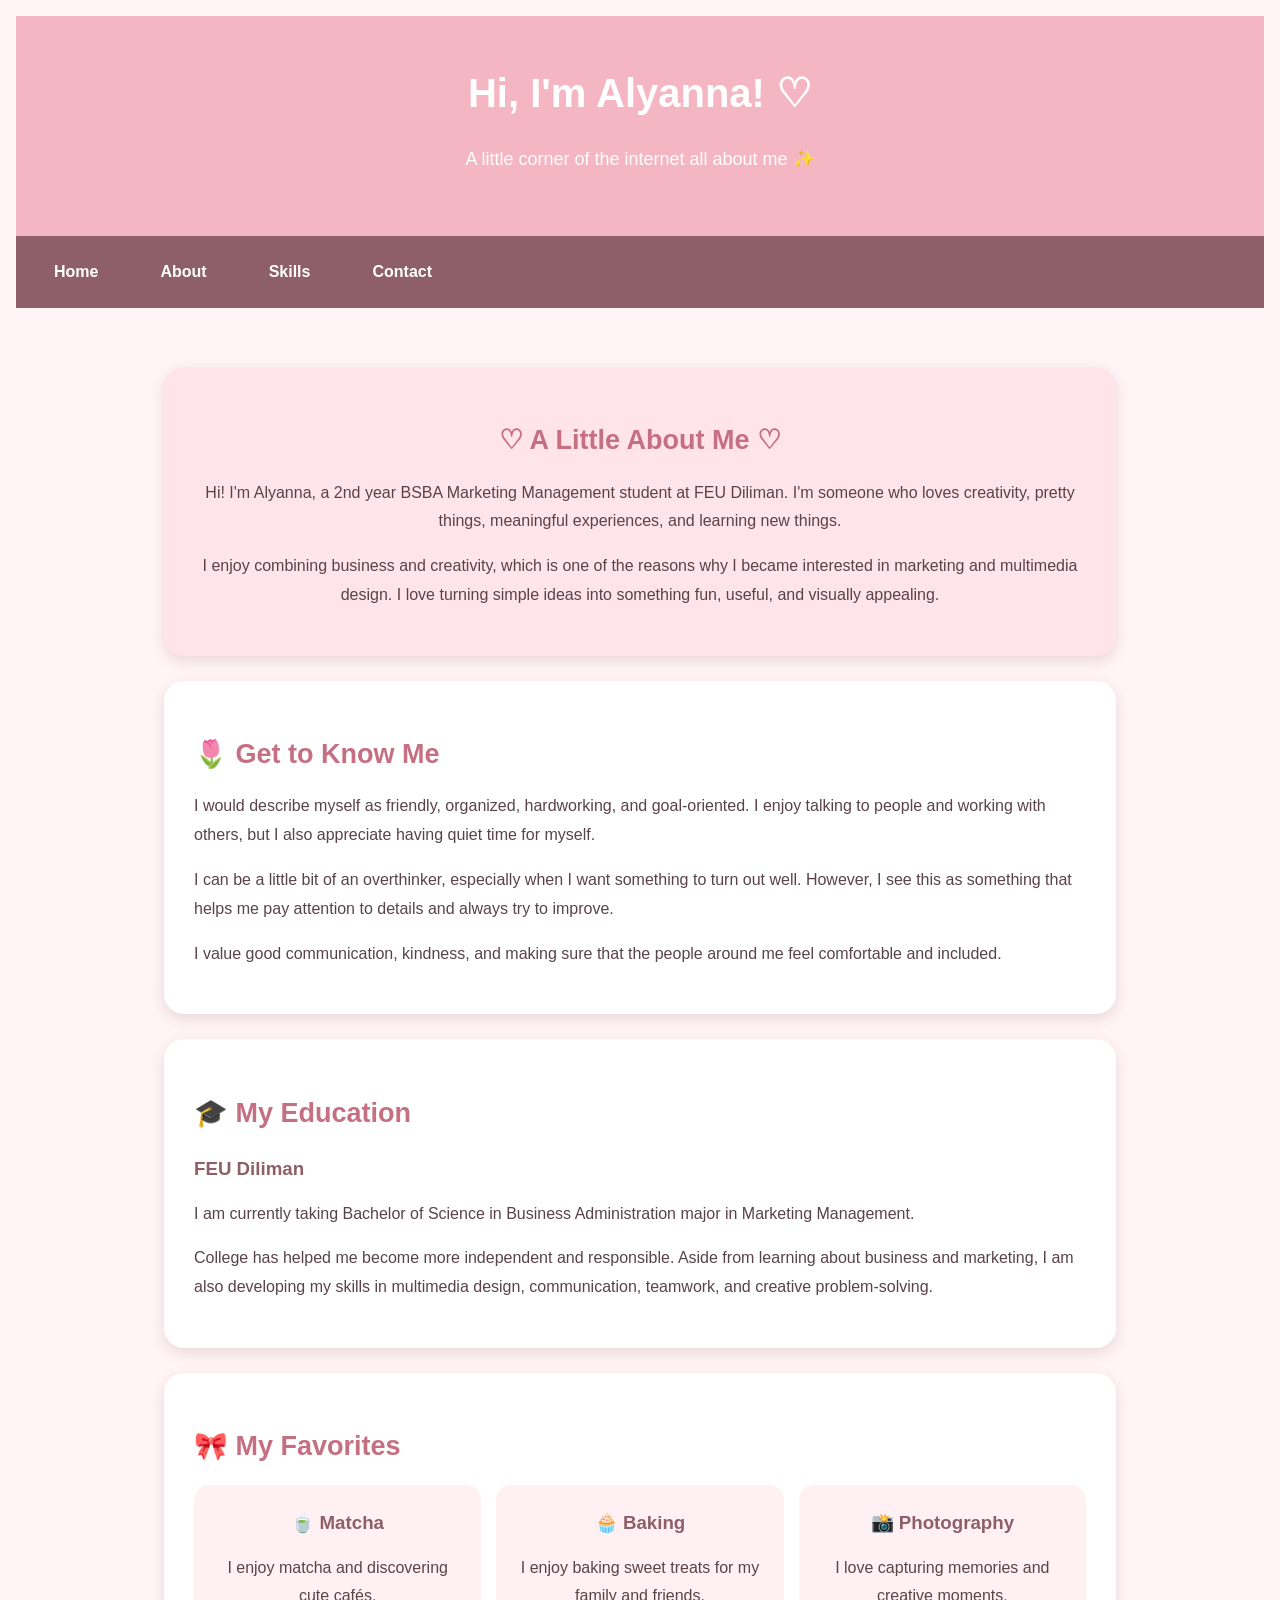
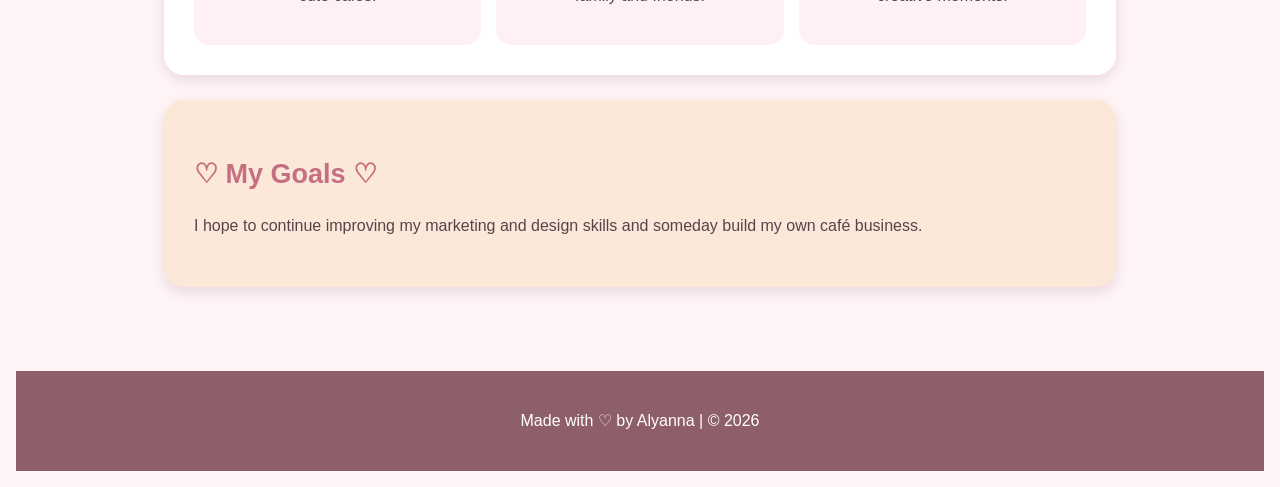
<file: about.html>
<!DOCTYPE html>
<html lang="en">
<head>
    <meta charset="UTF-8">
    <meta name="viewport" content="width=device-width, initial-scale=1.0">
    <title>About Alyanna ♡</title>
  <link rel="stylesheet" href="css/style.css">
  

    <style>
        body {
            margin: 0;
            font-family: Arial, sans-serif;
            background-color: #fff5f7;
            color: #59434a;
        }

        header {
            background-color: #f4b6c2;
            text-align: center;
            padding: 45px 20px;
            color: white;
        }

        header h1 {
            font-size: 40px;
            margin: 0;
        }

        header p {
            font-size: 18px;
        }

        nav {
            background-color: #8e5f68;
            text-align: center;
            padding: 15px;
        }

        nav a {
            color: white;
            text-decoration: none;
            margin: 0 15px;
            font-weight: bold;
        }

        nav a:hover {
            color: #ffdce4;
        }

        main {
            width: 85%;
            max-width: 1000px;
            margin: 35px auto;
        }

        section {
            background-color: white;
            padding: 30px;
            margin-bottom: 25px;
            border-radius: 20px;
            box-shadow: 0 5px 15px #ead6da;
        }

        h2 {
            color: #c66f82;
            font-size: 27px;
        }

        h3 {
            color: #8e5f68;
        }

        p {
            line-height: 1.8;
        }

        .intro {
            text-align: center;
            background-color: #ffe4ea;
        }

        .favorites {
            display: flex;
            flex-wrap: wrap;
            gap: 15px;
        }

        .favorite-box {
            background-color: #fff0f3;
            padding: 18px;
            border-radius: 15px;
            flex: 1;
            min-width: 180px;
            text-align: center;
        }

        .favorite-box h3 {
            margin-top: 5px;
        }

        .goal {
            background-color: #fce8d8;
        }

        footer {
            background-color: #8e5f68;
            color: white;
            text-align: center;
            padding: 20px;
        }
    </style>
</head>

<body>

    <header>
        <h1>Hi, I'm Alyanna! ♡</h1>
        <p>A little corner of the internet all about me ✨</p>
    </header>

    <nav>
        <a href="index.html">Home</a>
        <a href="about.html">About</a>
        <a href="skills.html">Skills</a>
        <a href="contact.html">Contact</a>
    </nav>

    <main>

        <section class="intro">
            <h2>♡ A Little About Me ♡</h2>

            <p>
                Hi! I'm Alyanna, a 2nd year BSBA Marketing Management student
                at FEU Diliman. I'm someone who loves creativity, pretty things,
                meaningful experiences, and learning new things.
            </p>

            <p>
                I enjoy combining business and creativity, which is one of the
                reasons why I became interested in marketing and multimedia design.
                I love turning simple ideas into something fun, useful, and
                visually appealing.
            </p>
        </section>

        <section>
            <h2>🌷 Get to Know Me</h2>

            <p>
                I would describe myself as friendly, organized, hardworking,
                and goal-oriented. I enjoy talking to people and working with
                others, but I also appreciate having quiet time for myself.
            </p>

            <p>
                I can be a little bit of an overthinker, especially when I want
                something to turn out well. However, I see this as something
                that helps me pay attention to details and always try to improve.
            </p>

            <p>
                I value good communication, kindness, and making sure that the
                people around me feel comfortable and included.
            </p>
        </section>

        <section>
            <h2>🎓 My Education</h2>

            <h3>FEU Diliman</h3>

            <p>
                I am currently taking Bachelor of Science in Business
                Administration major in Marketing Management.
            </p>

            <p>
                College has helped me become more independent and responsible.
                Aside from learning about business and marketing, I am also
                developing my skills in multimedia design, communication,
                teamwork, and creative problem-solving.
            </p>
        </section>

        <section>
            <h2>🎀 My Favorites</h2>

            <div class="favorites">

                <div class="favorite-box">
                    <h3>🍵 Matcha</h3>
                    
                    <p>I enjoy matcha and discovering cute cafés.</p>
                </div>

                <div class="favorite-box">
                    <h3>🧁 Baking</h3>
                    <p>I enjoy baking sweet treats for my family and friends.</p>
                </div>

                <div class="favorite-box">
                    <h3>📸 Photography</h3>
                    <p>I love capturing memories and creative moments.</p>
                </div>

            </div>
        </section>

        <section class="goal">
            <h2>♡ My Goals ♡</h2>
            <p>
                I hope to continue improving my marketing and design skills
                and someday build my own café business.
            </p>
        </section>

    </main>

    <footer>
        <p>Made with ♡ by Alyanna | © 2026</p>
    </footer>

</body>
</html>
</file>
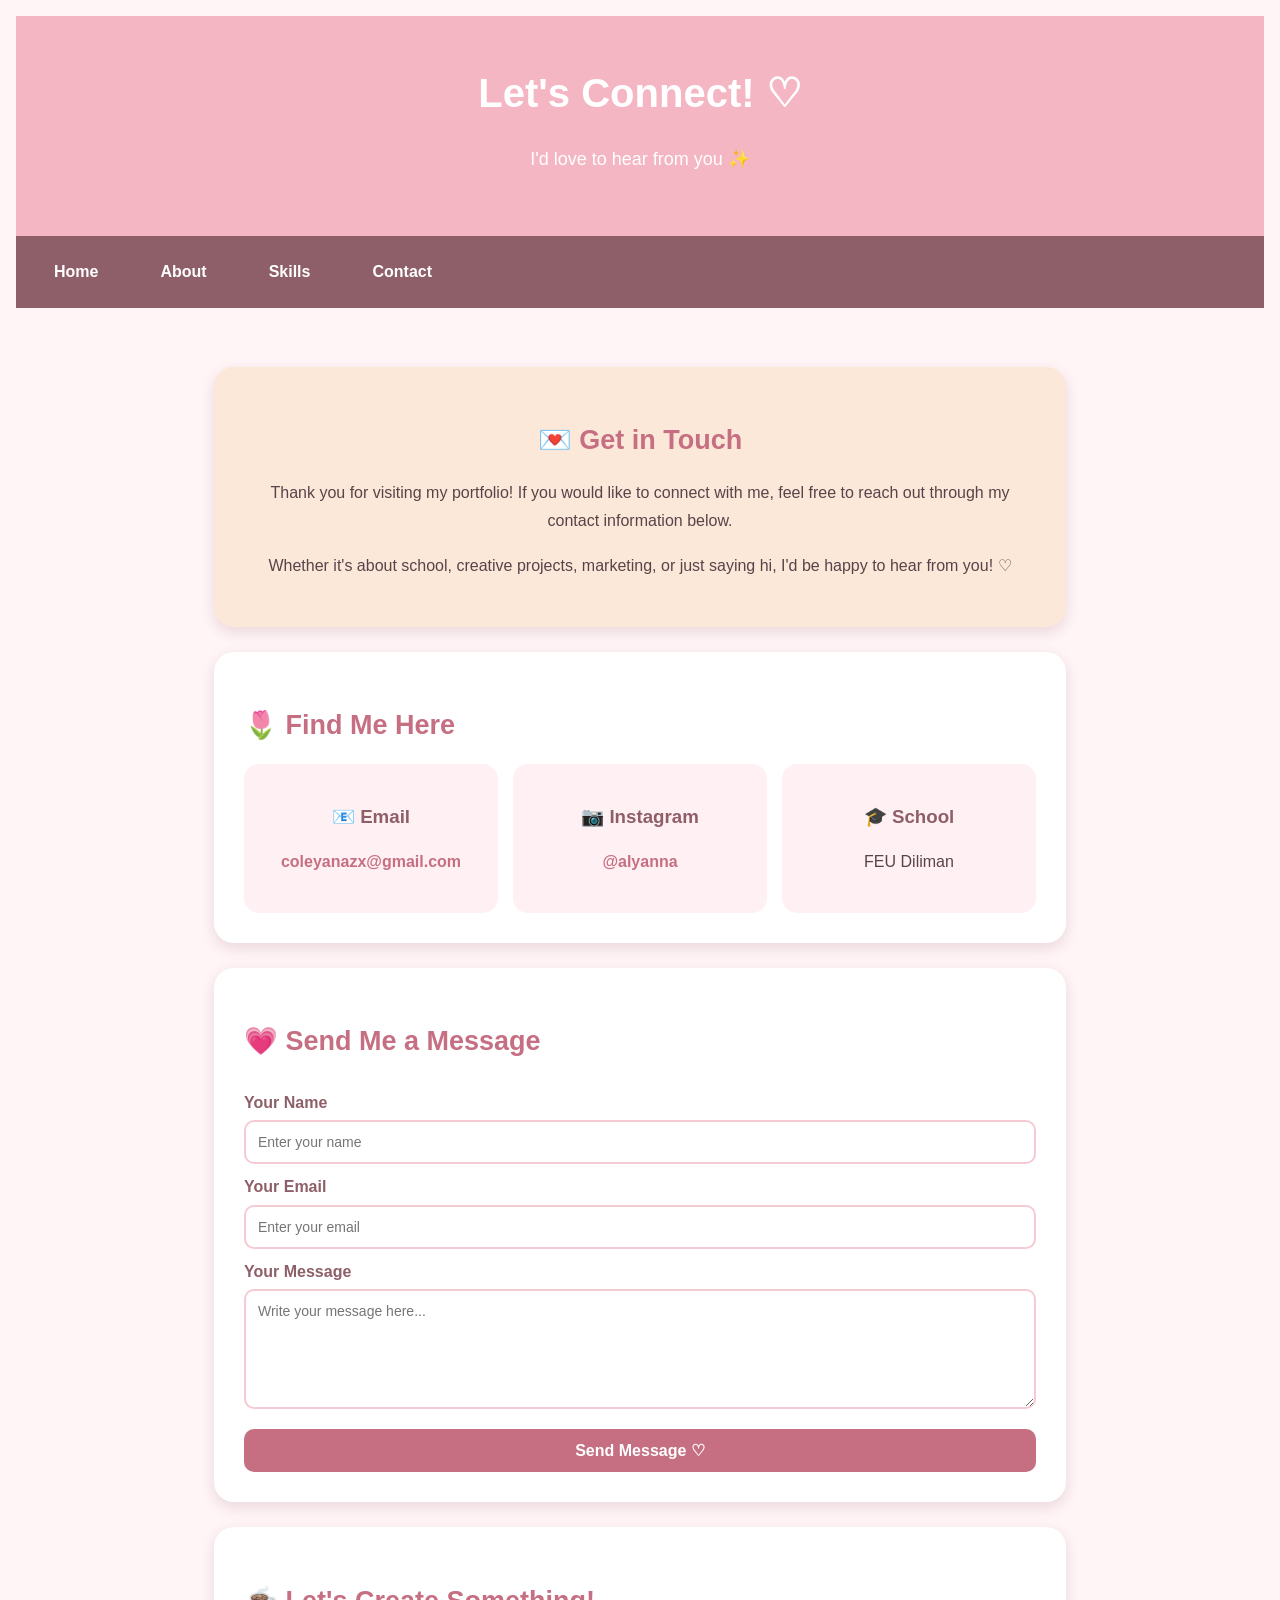
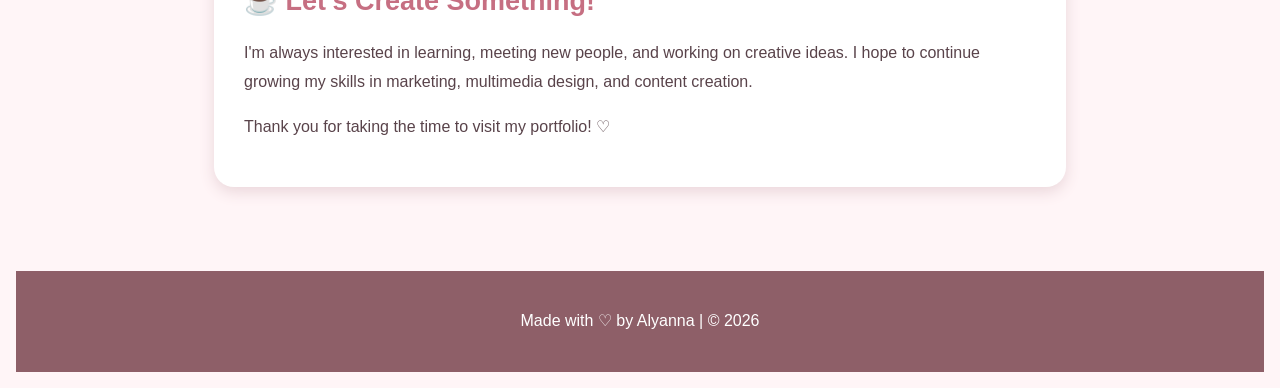
<file: contact.html>
<!DOCTYPE html>
<html lang="en">
<head>
    <meta charset="UTF-8">
    <meta name="viewport" content="width=device-width, initial-scale=1.0">
    <title>Contact Alyanna ♡</title>
  <link rel="stylesheet" href="css/style.css">

    <style>
        body {
            margin: 0;
            font-family: Arial, sans-serif;
            background-color: #fff5f7;
            color: #59434a;
        }

        header {
            background-color: #f4b6c2;
            text-align: center;
            padding: 45px 20px;
            color: white;
        }

        header h1 {
            font-size: 40px;
            margin: 0;
        }

        header p {
            font-size: 18px;
        }

        nav {
            background-color: #8e5f68;
            text-align: center;
            padding: 15px;
        }

        nav a {
            color: white;
            text-decoration: none;
            margin: 0 15px;
            font-weight: bold;
        }

        nav a:hover {
            color: #ffdce4;
        }

        main {
            width: 85%;
            max-width: 900px;
            margin: 35px auto;
        }

        section {
            background-color: white;
            padding: 30px;
            margin-bottom: 25px;
            border-radius: 20px;
            box-shadow: 0 5px 15px #ead6da;
        }

        h2 {
            color: #c66f82;
            font-size: 27px;
        }

        h3 {
            color: #8e5f68;
        }

        p {
            line-height: 1.8;
        }

        .contact-info {
            display: flex;
            flex-wrap: wrap;
            gap: 15px;
        }

        .contact-box {
            background-color: #fff0f3;
            padding: 20px;
            border-radius: 15px;
            flex: 1;
            min-width: 200px;
            text-align: center;
        }

        .contact-box a {
            color: #c66f82;
            text-decoration: none;
            font-weight: bold;
        }

        form {
            display: flex;
            flex-direction: column;
        }

        label {
            margin-top: 10px;
            margin-bottom: 5px;
            font-weight: bold;
            color: #8e5f68;
        }

        input,
        textarea {
            padding: 12px;
            border: 2px solid #f4cbd2;
            border-radius: 10px;
            font-family: Arial, sans-serif;
            font-size: 14px;
        }

        textarea {
            height: 120px;
            resize: vertical;
        }

        button {
            margin-top: 20px;
            padding: 12px;
            border: none;
            border-radius: 10px;
            background-color: #c66f82;
            color: white;
            font-size: 16px;
            font-weight: bold;
            cursor: pointer;
        }

        button:hover {
            background-color: #8e5f68;
        }

        .message {
            background-color: #fce8d8;
            text-align: center;
        }

        footer {
            background-color: #8e5f68;
            color: white;
            text-align: center;
            padding: 20px;
        }
    </style>
</head>

<body>

    <header>
        <h1>Let's Connect! ♡</h1>
        <p>I'd love to hear from you ✨</p>
    </header>

    <nav>
        <a href="index.html">Home</a>
        <a href="about.html">About</a>
        <a href="skills.html">Skills</a>
        <a href="contact.html">Contact</a>
    </nav>

    <main>

        <section class="message">
            <h2>💌 Get in Touch</h2>

            <p>
                Thank you for visiting my portfolio! If you would like to
                connect with me, feel free to reach out through my contact
                information below.
            </p>

            <p>
                Whether it's about school, creative projects, marketing,
                or just saying hi, I'd be happy to hear from you! ♡
            </p>
        </section>

        <section>
            <h2>🌷 Find Me Here</h2>

            <div class="contact-info">

                <div class="contact-box">
                    <h3>📧 Email</h3>
                    <p>
                        <a href="mailto:ramosalyannamarie13@gmail.com">
                            coleyanazx@gmail.com
                        </a>
                    </p>
                </div>

                <div class="contact-box">
                    <h3>📷 Instagram</h3>
                    <p>
                        <a href="#">
                            @alyanna
                        </a>
                    </p>
                </div>

                <div class="contact-box">
                    <h3>🎓 School</h3>
                    <p>
                        FEU Diliman
                    </p>
                </div>

            </div>
        </section>

        <section>
            <h2>💗 Send Me a Message</h2>

            <form>

                <label for="name">Your Name</label>
                <input type="text" id="name" name="name"
                       placeholder="Enter your name">

                <label for="email">Your Email</label>
                <input type="email" id="email" name="email"
                       placeholder="Enter your email">

                <label for="message">Your Message</label>
                <textarea id="message" name="message"
                          placeholder="Write your message here..."></textarea>

                <button type="submit">Send Message ♡</button>

            </form>
        </section>

        <section>
            <h2>☕ Let's Create Something!</h2>

            <p>
                I'm always interested in learning, meeting new people,
                and working on creative ideas. I hope to continue growing
                my skills in marketing, multimedia design, and content
                creation.
            </p>

            <p>
                Thank you for taking the time to visit my portfolio! ♡
            </p>
        </section>

    </main>

    <footer>
        <p>Made with ♡ by Alyanna | © 2026</p>
    </footer>

</body>
</html>
</file>
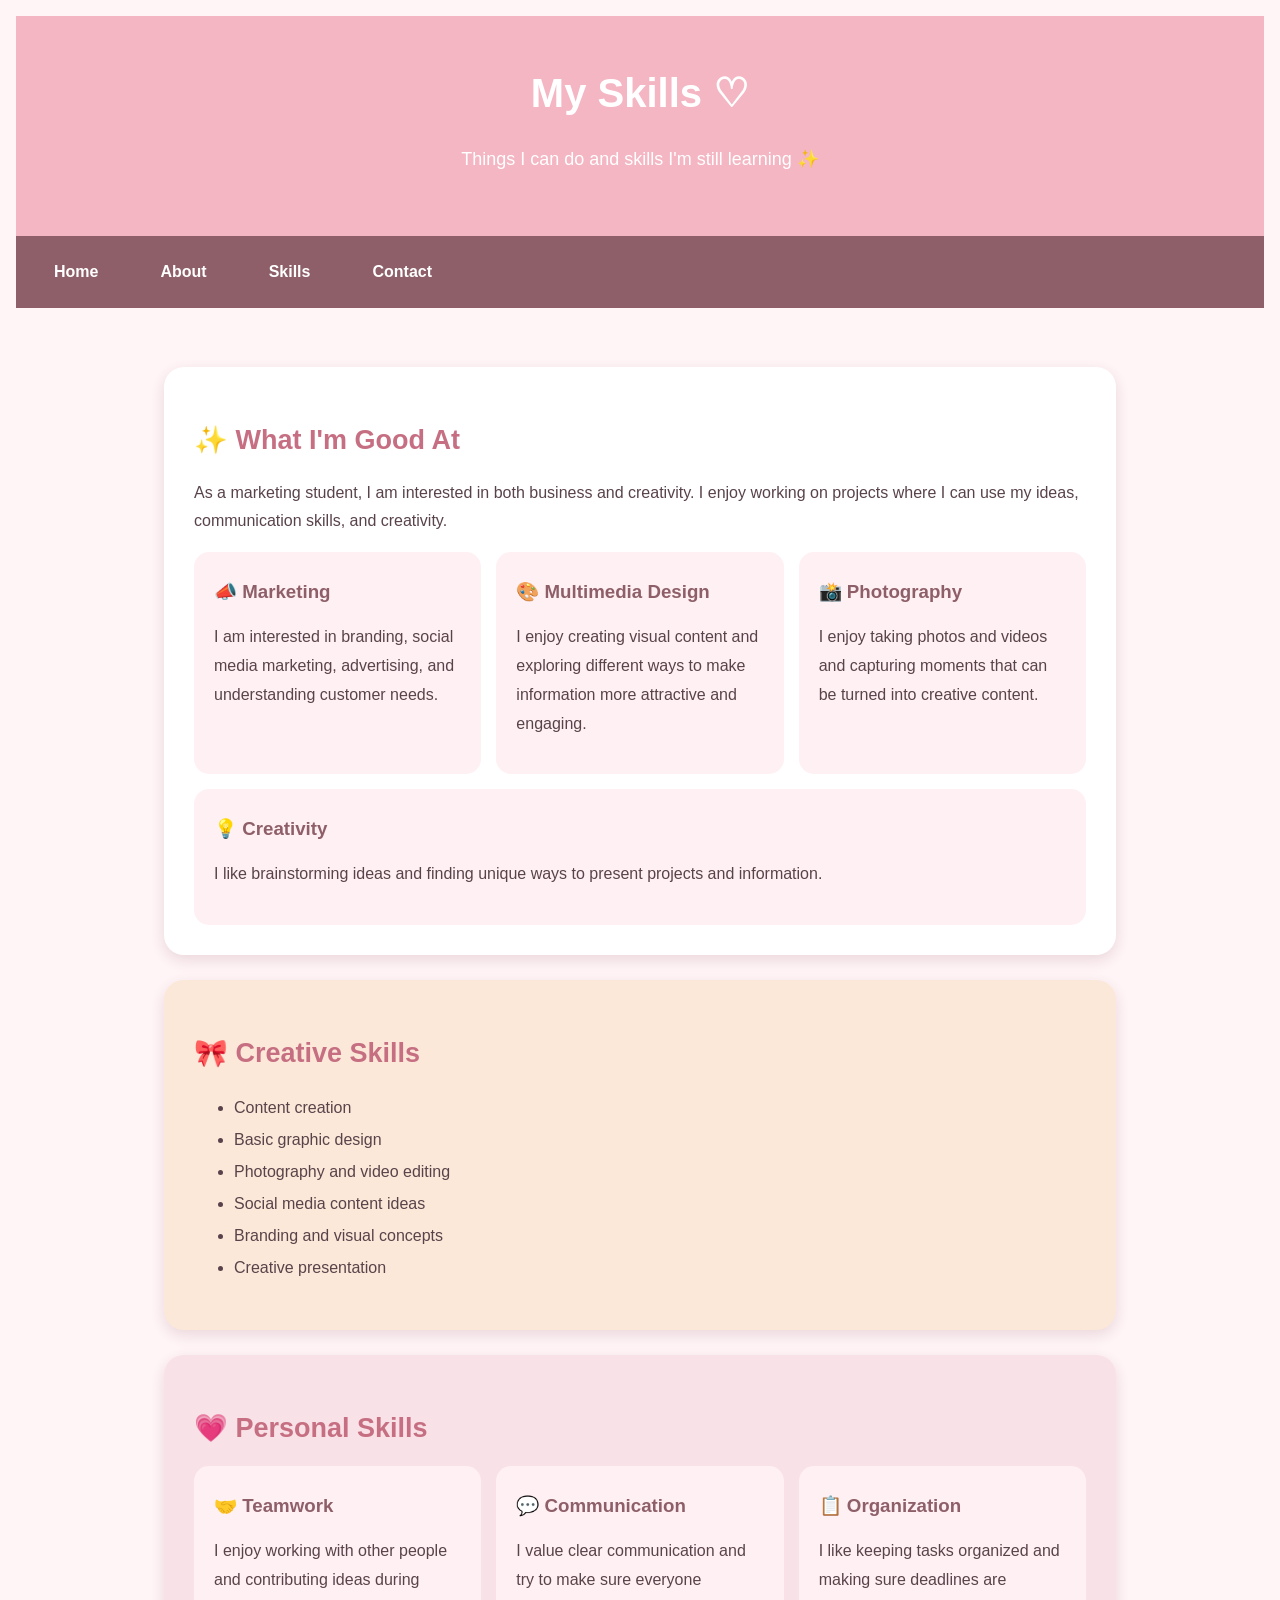
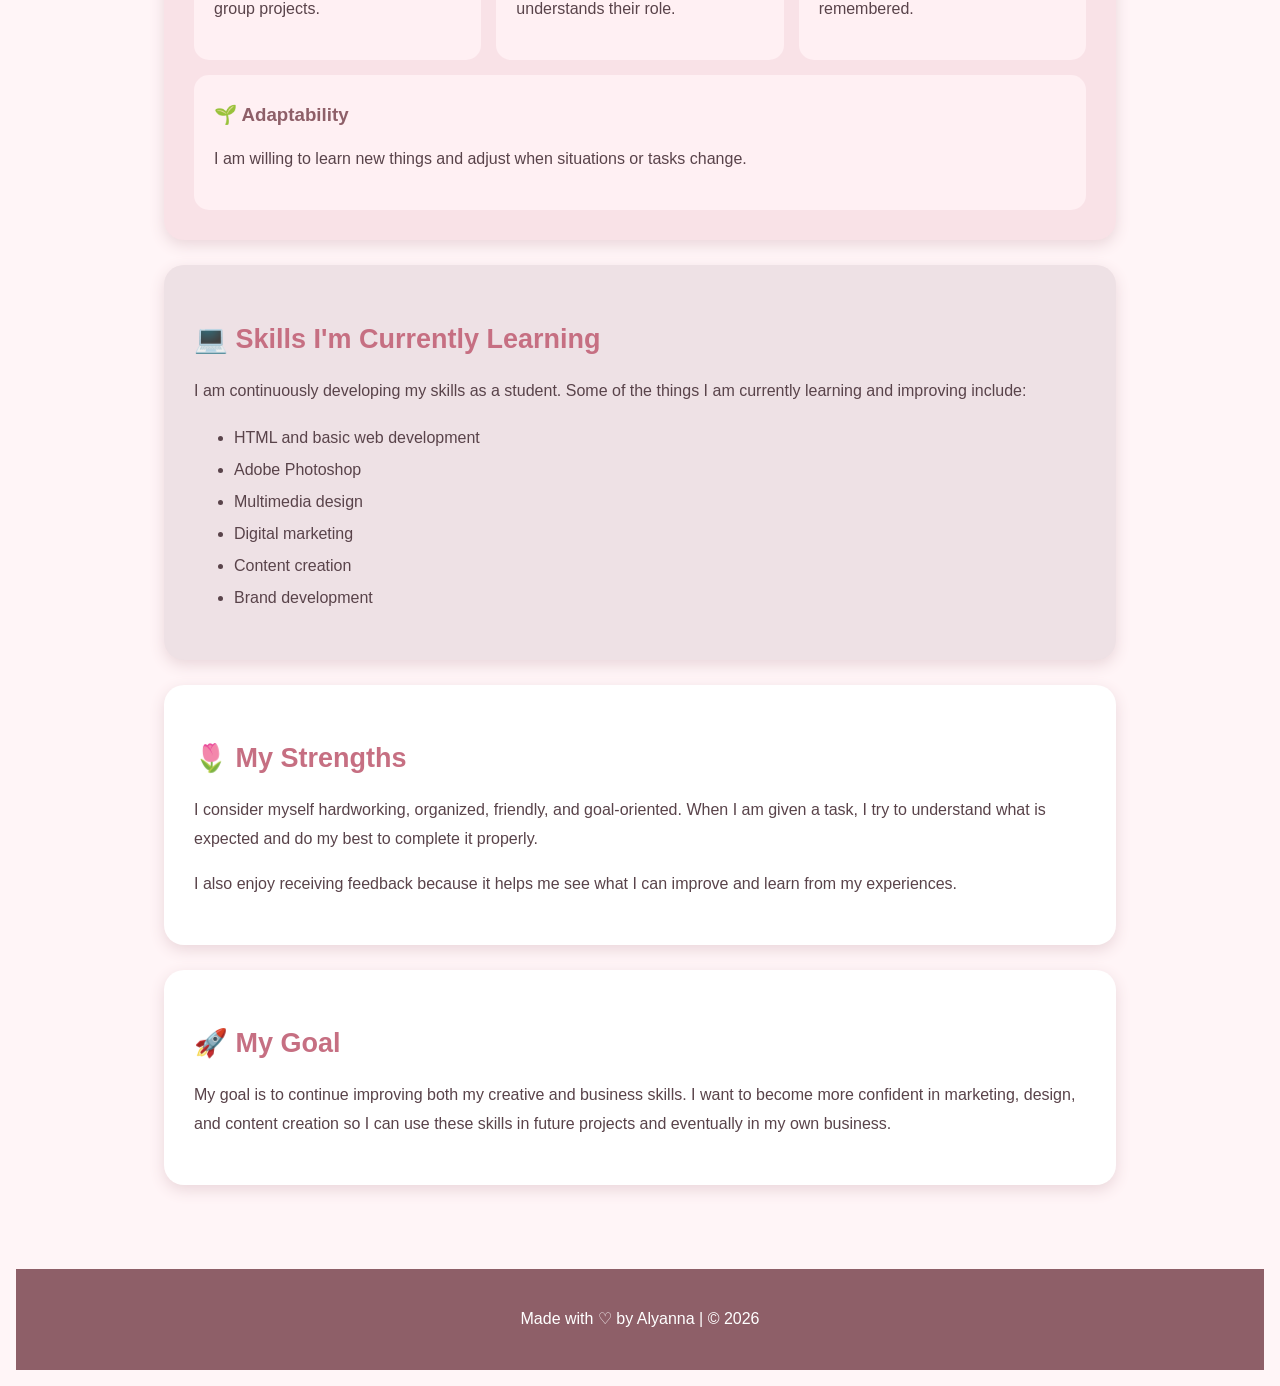
<file: skills.html>
<!DOCTYPE html>
<html lang="en">
<head>
    <meta charset="UTF-8">
    <meta name="viewport" content="width=device-width, initial-scale=1.0">
    <title>My Skills - Alyanna ♡</title>
  <link rel="stylesheet" href="css/style.css">

    <style>
        body {
            margin: 0;
            font-family: Arial, sans-serif;
            background-color: #fff5f7;
            color: #59434a;
        }

        header {
            background-color: #f4b6c2;
            text-align: center;
            padding: 45px 20px;
            color: white;
        }

        header h1 {
            font-size: 40px;
            margin: 0;
        }

        header p {
            font-size: 18px;
        }

        nav {
            background-color: #8e5f68;
            text-align: center;
            padding: 15px;
        }

        nav a {
            color: white;
            text-decoration: none;
            margin: 0 15px;
            font-weight: bold;
        }

        nav a:hover {
            color: #ffdce4;
        }

        main {
            width: 85%;
            max-width: 1000px;
            margin: 35px auto;
        }

        section {
            background-color: white;
            padding: 30px;
            margin-bottom: 25px;
            border-radius: 20px;
            box-shadow: 0 5px 15px #ead6da;
        }

        h2 {
            color: #c66f82;
            font-size: 27px;
        }

        h3 {
            color: #8e5f68;
        }

        p {
            line-height: 1.8;
        }

        .skills-container {
            display: flex;
            flex-wrap: wrap;
            gap: 15px;
        }

        .skill-box {
            background-color: #fff0f3;
            padding: 20px;
            border-radius: 15px;
            flex: 1;
            min-width: 220px;
        }

        .skill-box h3 {
            margin-top: 5px;
        }

        .creative {
            background-color: #fce8d8;
        }

        .personal {
            background-color: #f9e2e7;
        }

        .learning {
            background-color: #eee1e5;
        }

        ul {
            line-height: 2;
        }

        footer {
            background-color: #8e5f68;
            color: white;
            text-align: center;
            padding: 20px;
        }
    </style>
</head>

<body>

    <header>
        <h1>My Skills ♡</h1>
        <p>Things I can do and skills I'm still learning ✨</p>
    </header>

    <nav>
        <a href="index.html">Home</a>
        <a href="about.html">About</a>
        <a href="skills.html">Skills</a>
        <a href="contact.html">Contact</a>
    </nav>

    <main>

        <section>
            <h2>✨ What I'm Good At</h2>

            <p>
                As a marketing student, I am interested in both business and
                creativity. I enjoy working on projects where I can use my
                ideas, communication skills, and creativity.
            </p>

            <div class="skills-container">

                <div class="skill-box">
                    <h3>📣 Marketing</h3>
                    <p>
                        I am interested in branding, social media marketing,
                        advertising, and understanding customer needs.
                    </p>
                </div>

                <div class="skill-box">
                    <h3>🎨 Multimedia Design</h3>
                    <p>
                        I enjoy creating visual content and exploring different
                        ways to make information more attractive and engaging.
                    </p>
                </div>

                <div class="skill-box">
                    <h3>📸 Photography</h3>
                    <p>
                        I enjoy taking photos and videos and capturing moments
                        that can be turned into creative content.
                    </p>
                </div>

                <div class="skill-box">
                    <h3>💡 Creativity</h3>
                    <p>
                        I like brainstorming ideas and finding unique ways
                        to present projects and information.
                    </p>
                </div>

            </div>
        </section>

        <section class="creative">
            <h2>🎀 Creative Skills</h2>

            <ul>
                <li>Content creation</li>
                <li>Basic graphic design</li>
                <li>Photography and video editing</li>
                <li>Social media content ideas</li>
                <li>Branding and visual concepts</li>
                <li>Creative presentation</li>
            </ul>
        </section>

        <section class="personal">
            <h2>💗 Personal Skills</h2>

            <div class="skills-container">

                <div class="skill-box">
                    <h3>🤝 Teamwork</h3>
                    <p>
                        I enjoy working with other people and contributing
                        ideas during group projects.
                    </p>
                </div>

                <div class="skill-box">
                    <h3>💬 Communication</h3>
                    <p>
                        I value clear communication and try to make sure
                        everyone understands their role.
                    </p>
                </div>

                <div class="skill-box">
                    <h3>📋 Organization</h3>
                    <p>
                        I like keeping tasks organized and making sure
                        deadlines are remembered.
                    </p>
                </div>

                <div class="skill-box">
                    <h3>🌱 Adaptability</h3>
                    <p>
                        I am willing to learn new things and adjust when
                        situations or tasks change.
                    </p>
                </div>

            </div>
        </section>

        <section class="learning">
            <h2>💻 Skills I'm Currently Learning</h2>

            <p>
                I am continuously developing my skills as a student.
                Some of the things I am currently learning and improving
                include:
            </p>

            <ul>
                <li>HTML and basic web development</li>
                <li>Adobe Photoshop</li>
                <li>Multimedia design</li>
                <li>Digital marketing</li>
                <li>Content creation</li>
                <li>Brand development</li>
            </ul>
        </section>

        <section>
            <h2>🌷 My Strengths</h2>

            <p>
                I consider myself hardworking, organized, friendly, and
                goal-oriented. When I am given a task, I try to understand
                what is expected and do my best to complete it properly.
            </p>

            <p>
                I also enjoy receiving feedback because it helps me see
                what I can improve and learn from my experiences.
            </p>
        </section>

        <section>
            <h2>🚀 My Goal</h2>

            <p>
                My goal is to continue improving both my creative and
                business skills. I want to become more confident in
                marketing, design, and content creation so I can use
                these skills in future projects and eventually in my
                own business.
            </p>
        </section>

    </main>

    <footer>
        <p>Made with ♡ by Alyanna | © 2026</p>
    </footer>

</body>
</html>
</file>
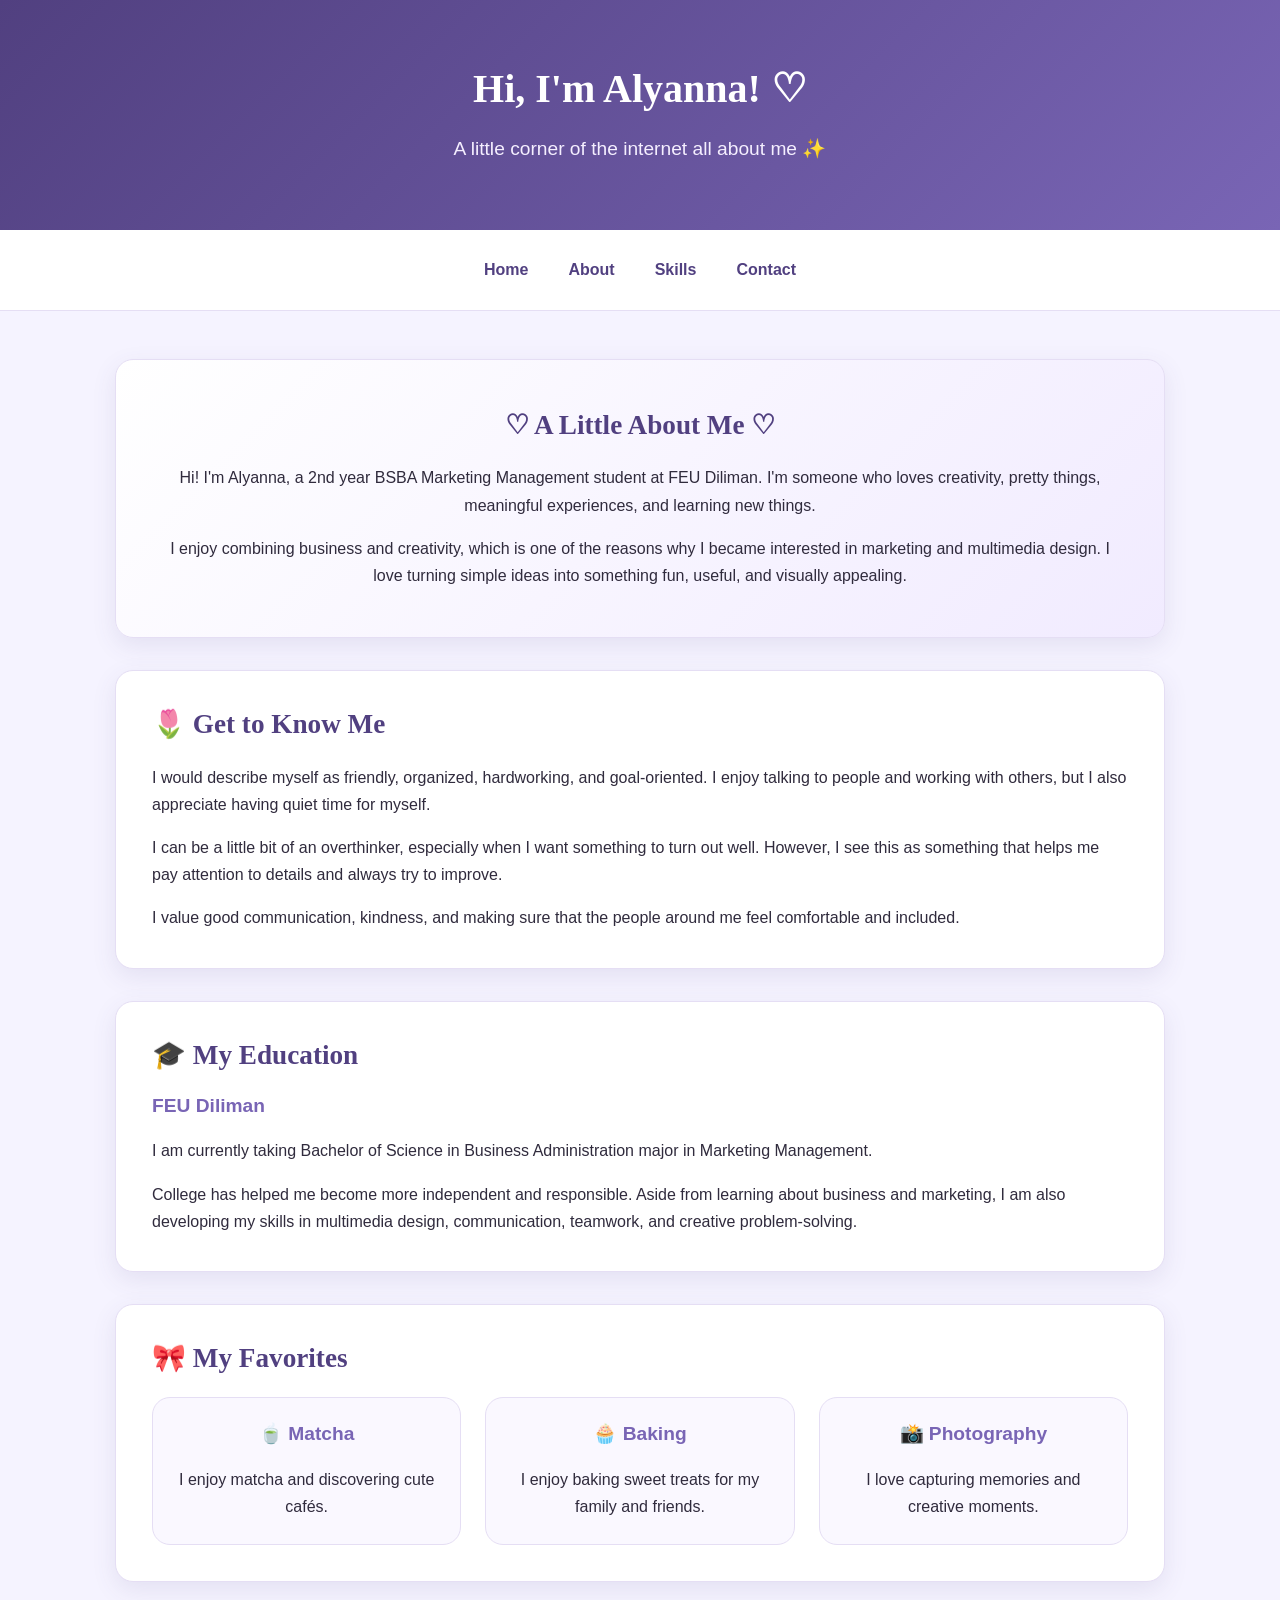
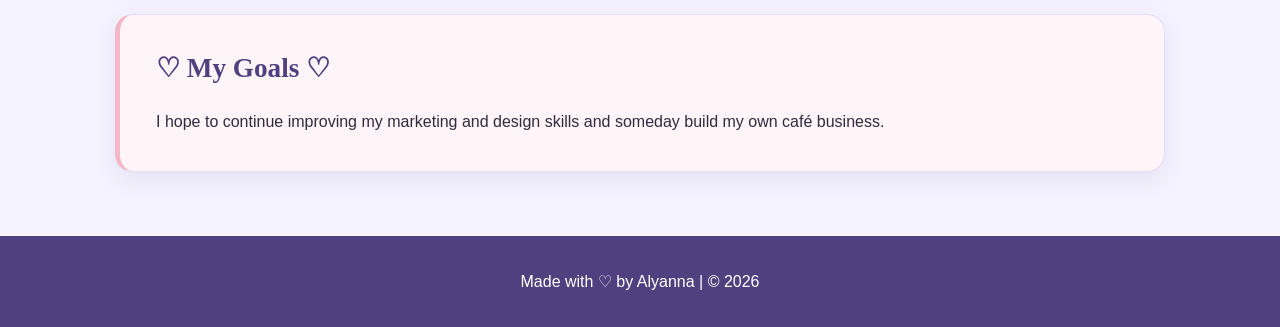
<file: preview/about.html>
<!DOCTYPE html>
<html lang="en">
<head>
    <meta charset="UTF-8">
    <meta name="viewport" content="width=device-width, initial-scale=1.0">
    <title>About Alyanna ♡</title>
  <link rel="stylesheet" href="../ai-style.css">
  

    
</head>

<body>

    <header>
        <h1>Hi, I'm Alyanna! ♡</h1>
        <p>A little corner of the internet all about me ✨</p>
    </header>

    <nav>
        <a href="index.html">Home</a>
        <a href="about.html">About</a>
        <a href="skills.html">Skills</a>
        <a href="contact.html">Contact</a>
    </nav>

    <main>

        <section class="intro">
            <h2>♡ A Little About Me ♡</h2>

            <p>
                Hi! I'm Alyanna, a 2nd year BSBA Marketing Management student
                at FEU Diliman. I'm someone who loves creativity, pretty things,
                meaningful experiences, and learning new things.
            </p>

            <p>
                I enjoy combining business and creativity, which is one of the
                reasons why I became interested in marketing and multimedia design.
                I love turning simple ideas into something fun, useful, and
                visually appealing.
            </p>
        </section>

        <section>
            <h2>🌷 Get to Know Me</h2>

            <p>
                I would describe myself as friendly, organized, hardworking,
                and goal-oriented. I enjoy talking to people and working with
                others, but I also appreciate having quiet time for myself.
            </p>

            <p>
                I can be a little bit of an overthinker, especially when I want
                something to turn out well. However, I see this as something
                that helps me pay attention to details and always try to improve.
            </p>

            <p>
                I value good communication, kindness, and making sure that the
                people around me feel comfortable and included.
            </p>
        </section>

        <section>
            <h2>🎓 My Education</h2>

            <h3>FEU Diliman</h3>

            <p>
                I am currently taking Bachelor of Science in Business
                Administration major in Marketing Management.
            </p>

            <p>
                College has helped me become more independent and responsible.
                Aside from learning about business and marketing, I am also
                developing my skills in multimedia design, communication,
                teamwork, and creative problem-solving.
            </p>
        </section>

        <section>
            <h2>🎀 My Favorites</h2>

            <div class="favorites">

                <div class="favorite-box">
                    <h3>🍵 Matcha</h3>
                    
                    <p>I enjoy matcha and discovering cute cafés.</p>
                </div>

                <div class="favorite-box">
                    <h3>🧁 Baking</h3>
                    <p>I enjoy baking sweet treats for my family and friends.</p>
                </div>

                <div class="favorite-box">
                    <h3>📸 Photography</h3>
                    <p>I love capturing memories and creative moments.</p>
                </div>

            </div>
        </section>

        <section class="goal">
            <h2>♡ My Goals ♡</h2>
            <p>
                I hope to continue improving my marketing and design skills
                and someday build my own café business.
            </p>
        </section>

    </main>

    <footer>
        <p>Made with ♡ by Alyanna | © 2026</p>
    </footer>

</body>
</html>
</file>
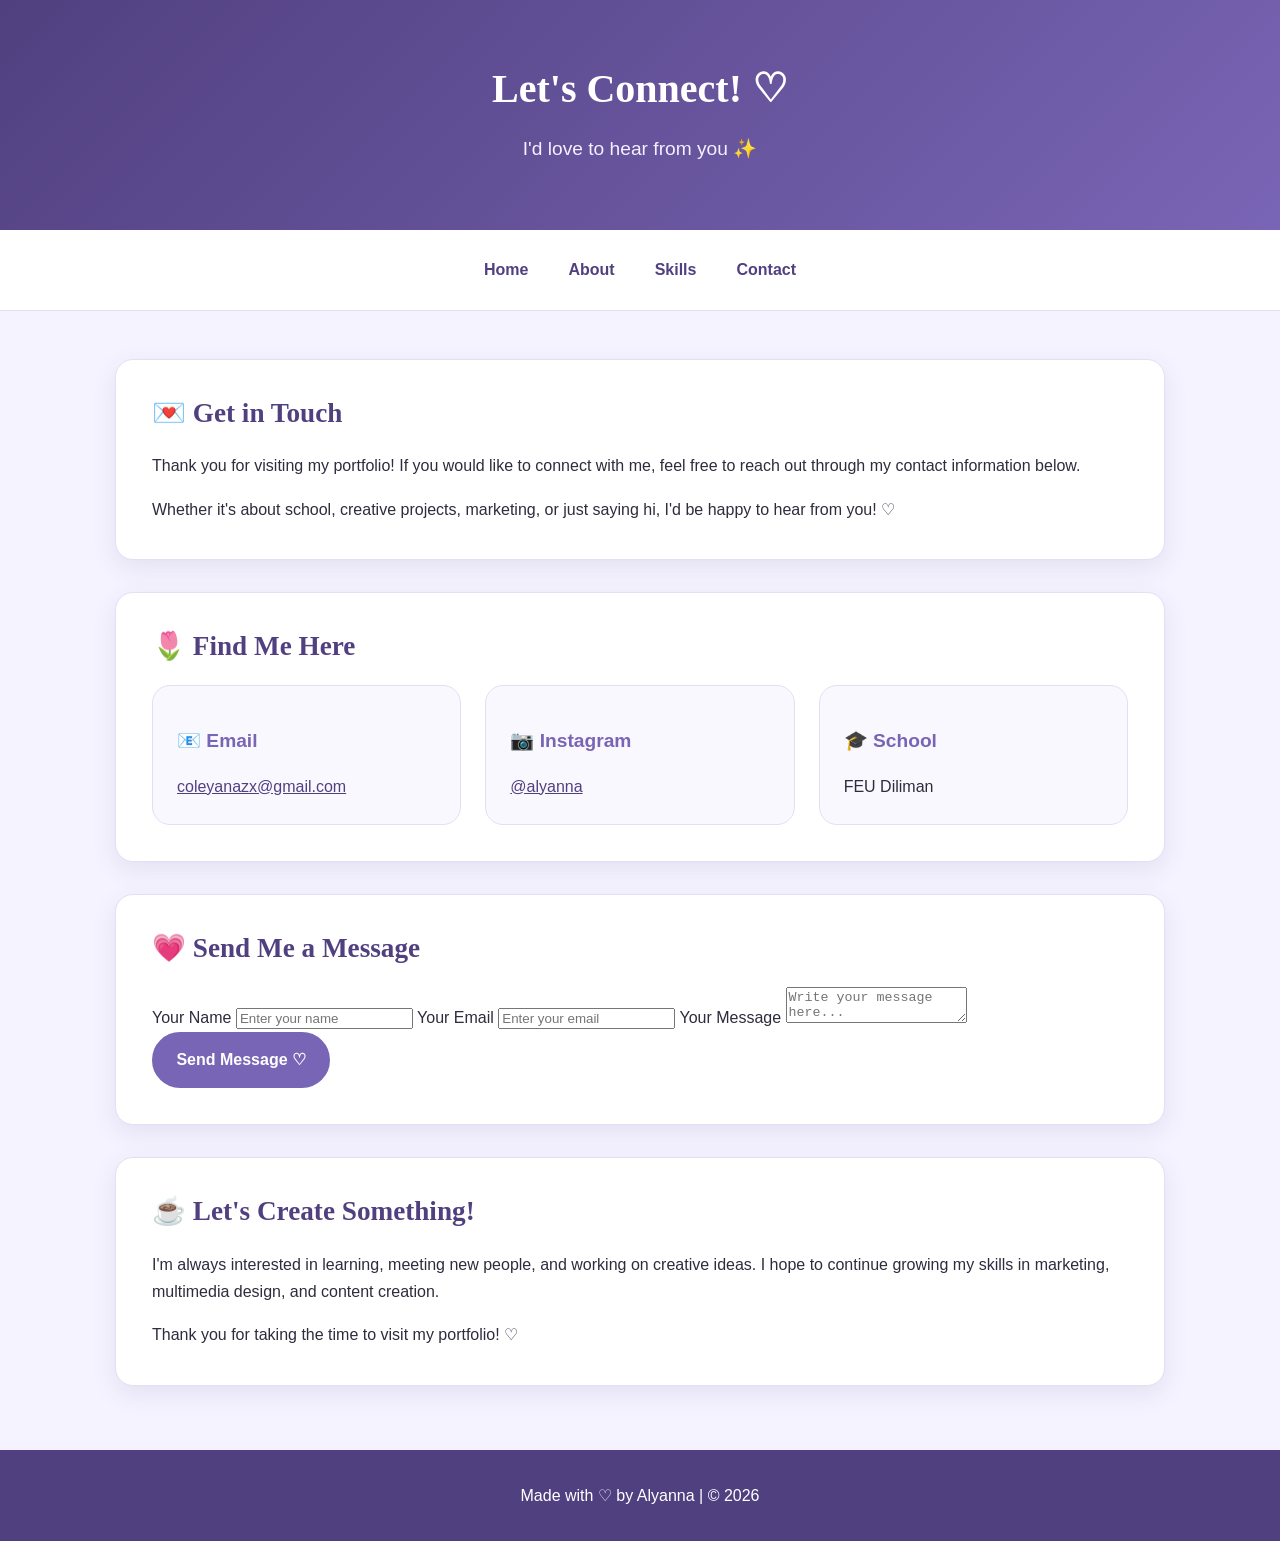
<file: preview/contact.html>
<!DOCTYPE html>
<html lang="en">
<head>
    <meta charset="UTF-8">
    <meta name="viewport" content="width=device-width, initial-scale=1.0">
    <title>Contact Alyanna ♡</title>
  <link rel="stylesheet" href="../ai-style.css">

    
</head>

<body>

    <header>
        <h1>Let's Connect! ♡</h1>
        <p>I'd love to hear from you ✨</p>
    </header>

    <nav>
        <a href="index.html">Home</a>
        <a href="about.html">About</a>
        <a href="skills.html">Skills</a>
        <a href="contact.html">Contact</a>
    </nav>

    <main>

        <section class="message">
            <h2>💌 Get in Touch</h2>

            <p>
                Thank you for visiting my portfolio! If you would like to
                connect with me, feel free to reach out through my contact
                information below.
            </p>

            <p>
                Whether it's about school, creative projects, marketing,
                or just saying hi, I'd be happy to hear from you! ♡
            </p>
        </section>

        <section>
            <h2>🌷 Find Me Here</h2>

            <div class="contact-info">

                <div class="contact-box">
                    <h3>📧 Email</h3>
                    <p>
                        <a href="mailto:ramosalyannamarie13@gmail.com">
                            coleyanazx@gmail.com
                        </a>
                    </p>
                </div>

                <div class="contact-box">
                    <h3>📷 Instagram</h3>
                    <p>
                        <a href="#">
                            @alyanna
                        </a>
                    </p>
                </div>

                <div class="contact-box">
                    <h3>🎓 School</h3>
                    <p>
                        FEU Diliman
                    </p>
                </div>

            </div>
        </section>

        <section>
            <h2>💗 Send Me a Message</h2>

            <form>

                <label for="name">Your Name</label>
                <input type="text" id="name" name="name"
                       placeholder="Enter your name">

                <label for="email">Your Email</label>
                <input type="email" id="email" name="email"
                       placeholder="Enter your email">

                <label for="message">Your Message</label>
                <textarea id="message" name="message"
                          placeholder="Write your message here..."></textarea>

                <button type="submit">Send Message ♡</button>

            </form>
        </section>

        <section>
            <h2>☕ Let's Create Something!</h2>

            <p>
                I'm always interested in learning, meeting new people,
                and working on creative ideas. I hope to continue growing
                my skills in marketing, multimedia design, and content
                creation.
            </p>

            <p>
                Thank you for taking the time to visit my portfolio! ♡
            </p>
        </section>

    </main>

    <footer>
        <p>Made with ♡ by Alyanna | © 2026</p>
    </footer>

</body>
</html>
</file>
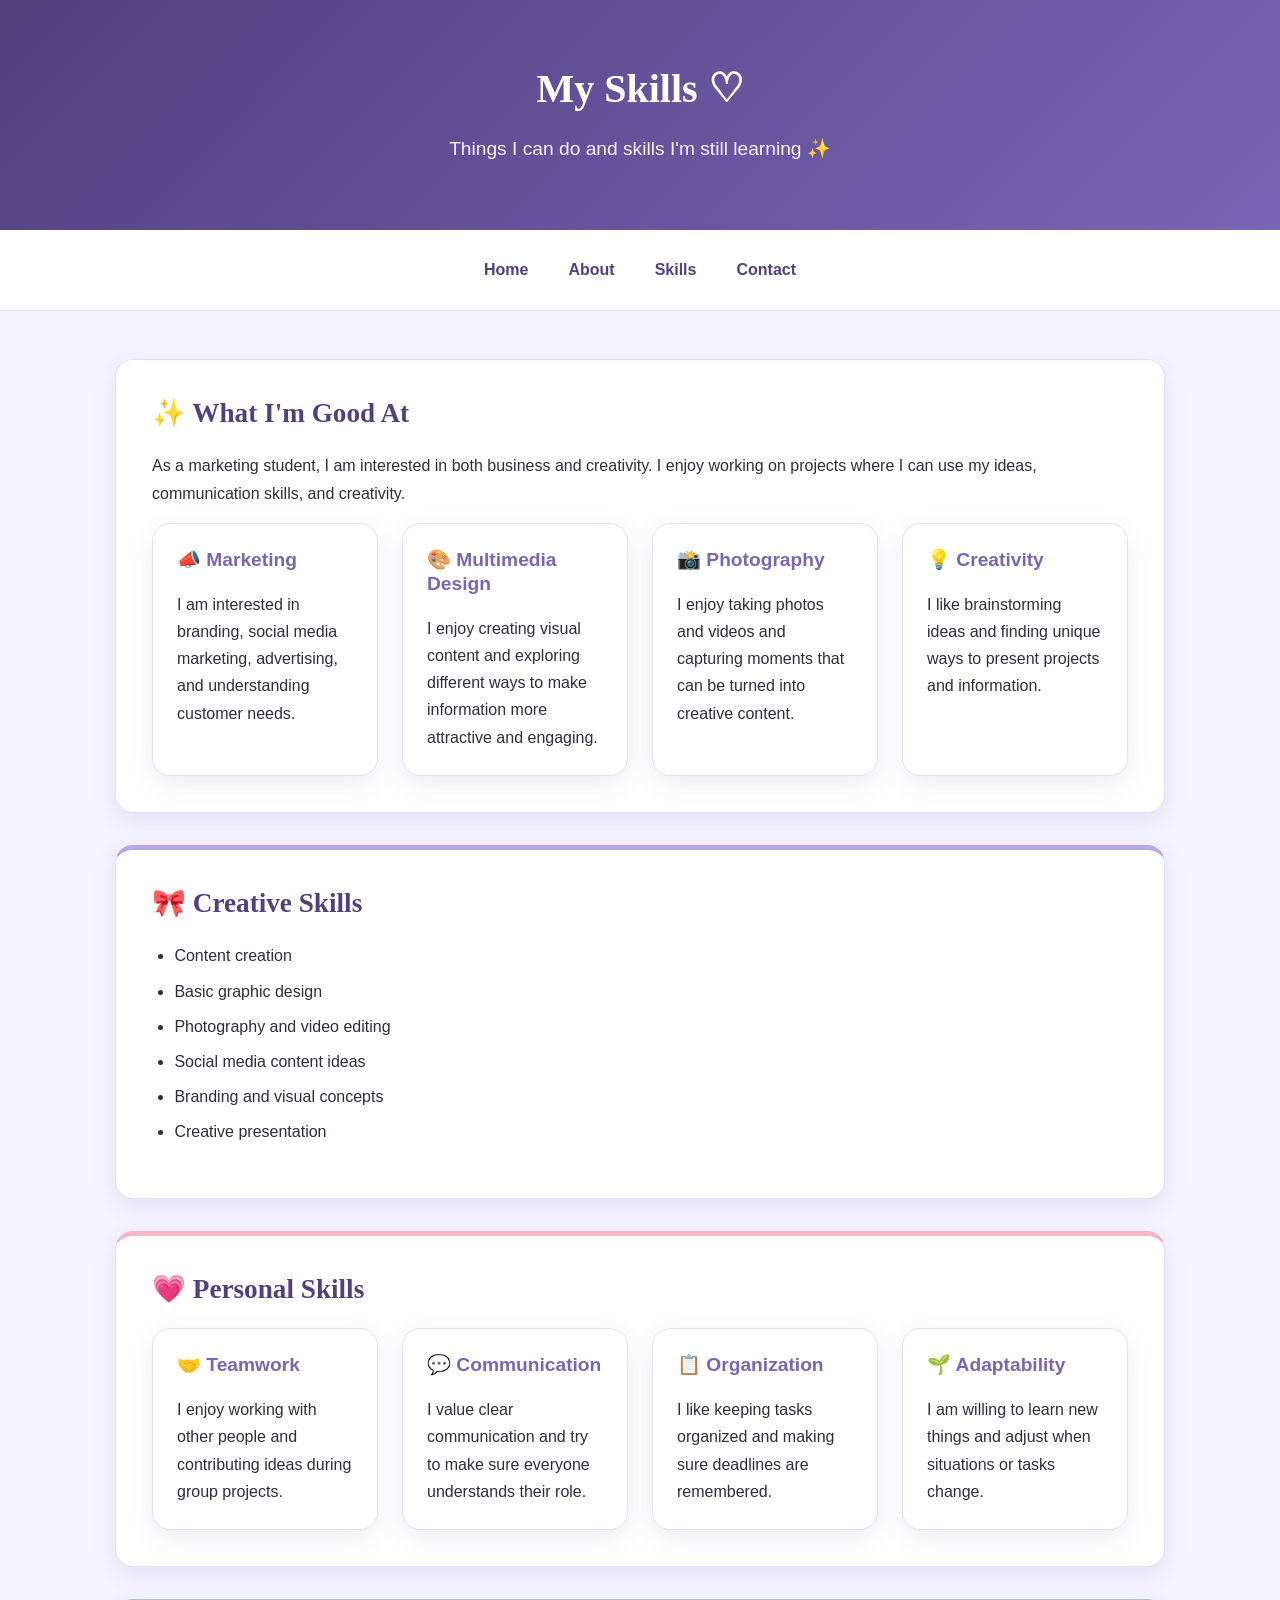
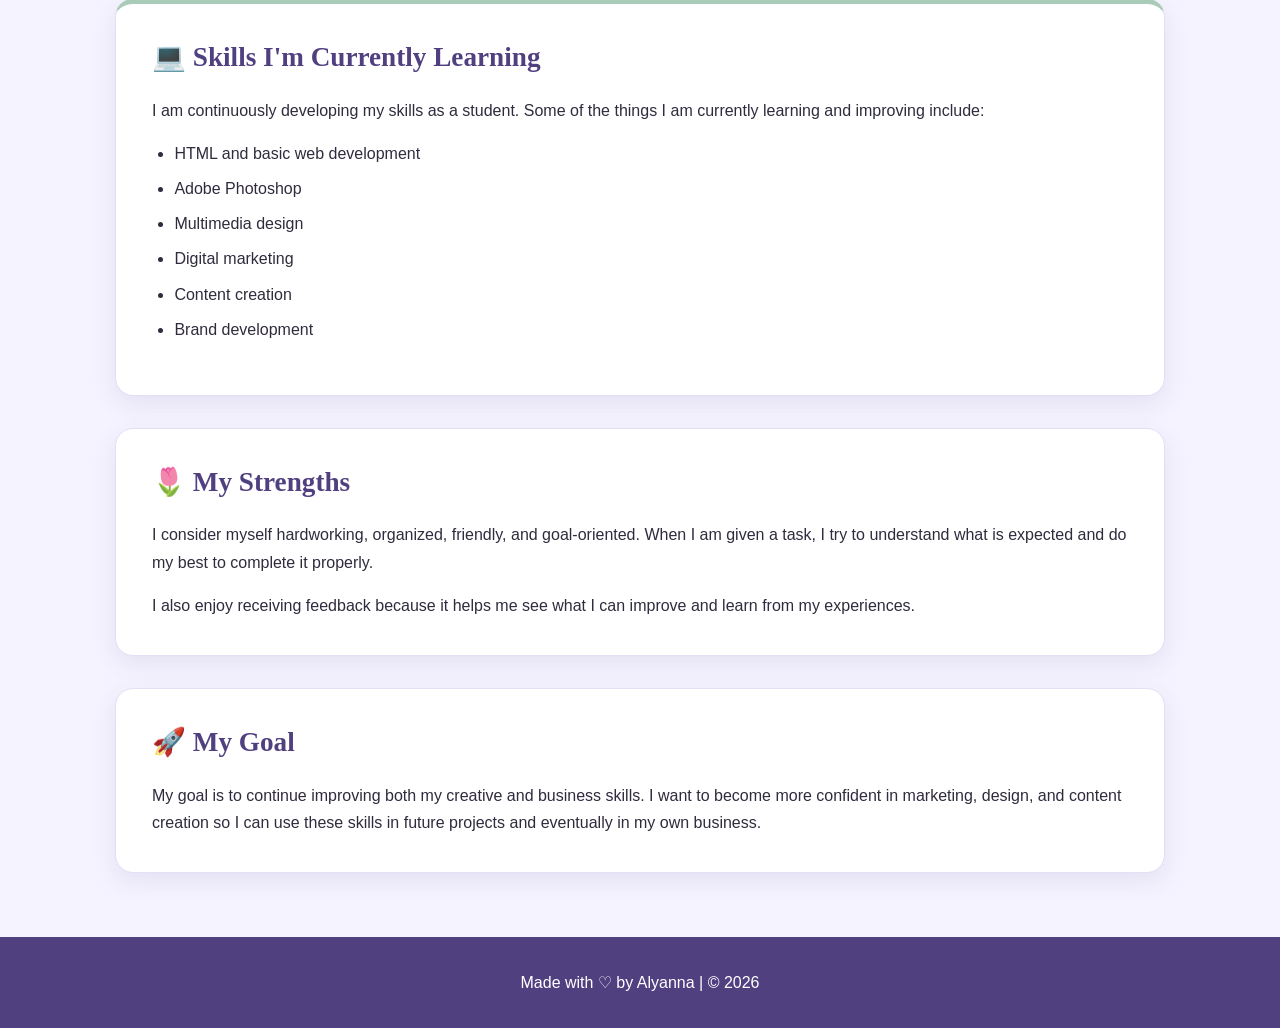
<file: preview/skills.html>
<!DOCTYPE html>
<html lang="en">
<head>
    <meta charset="UTF-8">
    <meta name="viewport" content="width=device-width, initial-scale=1.0">
    <title>My Skills - Alyanna ♡</title>
  <link rel="stylesheet" href="../ai-style.css">

   
</head>

<body>

    <header>
        <h1>My Skills ♡</h1>
        <p>Things I can do and skills I'm still learning ✨</p>
    </header>

    <nav>
        <a href="index.html">Home</a>
        <a href="about.html">About</a>
        <a href="skills.html">Skills</a>
        <a href="contact.html">Contact</a>
    </nav>

    <main>

        <section>
            <h2>✨ What I'm Good At</h2>

            <p>
                As a marketing student, I am interested in both business and
                creativity. I enjoy working on projects where I can use my
                ideas, communication skills, and creativity.
            </p>

            <div class="skills-container">

                <div class="skill-box">
                    <h3>📣 Marketing</h3>
                    <p>
                        I am interested in branding, social media marketing,
                        advertising, and understanding customer needs.
                    </p>
                </div>

                <div class="skill-box">
                    <h3>🎨 Multimedia Design</h3>
                    <p>
                        I enjoy creating visual content and exploring different
                        ways to make information more attractive and engaging.
                    </p>
                </div>

                <div class="skill-box">
                    <h3>📸 Photography</h3>
                    <p>
                        I enjoy taking photos and videos and capturing moments
                        that can be turned into creative content.
                    </p>
                </div>

                <div class="skill-box">
                    <h3>💡 Creativity</h3>
                    <p>
                        I like brainstorming ideas and finding unique ways
                        to present projects and information.
                    </p>
                </div>

            </div>
        </section>

        <section class="creative">
            <h2>🎀 Creative Skills</h2>

            <ul>
                <li>Content creation</li>
                <li>Basic graphic design</li>
                <li>Photography and video editing</li>
                <li>Social media content ideas</li>
                <li>Branding and visual concepts</li>
                <li>Creative presentation</li>
            </ul>
        </section>

        <section class="personal">
            <h2>💗 Personal Skills</h2>

            <div class="skills-container">

                <div class="skill-box">
                    <h3>🤝 Teamwork</h3>
                    <p>
                        I enjoy working with other people and contributing
                        ideas during group projects.
                    </p>
                </div>

                <div class="skill-box">
                    <h3>💬 Communication</h3>
                    <p>
                        I value clear communication and try to make sure
                        everyone understands their role.
                    </p>
                </div>

                <div class="skill-box">
                    <h3>📋 Organization</h3>
                    <p>
                        I like keeping tasks organized and making sure
                        deadlines are remembered.
                    </p>
                </div>

                <div class="skill-box">
                    <h3>🌱 Adaptability</h3>
                    <p>
                        I am willing to learn new things and adjust when
                        situations or tasks change.
                    </p>
                </div>

            </div>
        </section>

        <section class="learning">
            <h2>💻 Skills I'm Currently Learning</h2>

            <p>
                I am continuously developing my skills as a student.
                Some of the things I am currently learning and improving
                include:
            </p>

            <ul>
                <li>HTML and basic web development</li>
                <li>Adobe Photoshop</li>
                <li>Multimedia design</li>
                <li>Digital marketing</li>
                <li>Content creation</li>
                <li>Brand development</li>
            </ul>
        </section>

        <section>
            <h2>🌷 My Strengths</h2>

            <p>
                I consider myself hardworking, organized, friendly, and
                goal-oriented. When I am given a task, I try to understand
                what is expected and do my best to complete it properly.
            </p>

            <p>
                I also enjoy receiving feedback because it helps me see
                what I can improve and learn from my experiences.
            </p>
        </section>

        <section>
            <h2>🚀 My Goal</h2>

            <p>
                My goal is to continue improving both my creative and
                business skills. I want to become more confident in
                marketing, design, and content creation so I can use
                these skills in future projects and eventually in my
                own business.
            </p>
        </section>

    </main>

    <footer>
        <p>Made with ♡ by Alyanna | © 2026</p>
    </footer>

</body>
</html>
</file>
<file: css/style.css>
/* Design Tokens */
:root {
  /* Color roles */
  --color-background: #ffffff;
  --color-text: #222222;
  --color-primary: #5b4bdb;
  --color-border: #dddddd;

  /* Spacing scale */
  --space-1: 0.25rem;
  --space-2: 0.5rem;
  --space-3: 1rem;
  --space-4: 1.5rem;
  --space-5: 2rem;

  /* Type scale */
  --text-small: 0.875rem;
  --text-base: 1rem;
  --text-large: 1.25rem;
  --text-heading: 2rem;
}

/* Typography */
body {
  font-family: Arial, sans-serif;
  font-size: var(--text-base);
  color: var(--color-text);
  background-color: var(--color-background);
  line-height: 1.6;
}

h1 {
  font-size: var(--text-heading);
}

h2 {
  font-size: var(--text-large);
}

p {
  font-size: var(--text-base);
}

small {
  font-size: var(--text-small);
}


/* Spacing and Layout */
* {
  box-sizing: border-box;
}

body {
  margin: 0;
  padding: var(--space-3);
}

main {
  max-width: 1200px;
  margin: 0 auto;
  padding: var(--space-4);
}

section {
  margin-bottom: var(--space-5);
}

h1,
h2,
h3 {
  margin-bottom: var(--space-3);
}

p {
  margin-bottom: var(--space-3);
}


/* Colors and Reusable Components */
a {
  color: var(--color-primary);
  text-decoration: none;
}

a:hover {
  text-decoration: underline;
}

.card {
  background-color: var(--color-background);
  border: 1px solid var(--color-border);
  border-radius: 8px;
  padding: var(--space-4);
  margin-bottom: var(--space-3);
}

.button {
  display: inline-block;
  background-color: var(--color-primary);
  color: #ffffff;
  padding: var(--space-2) var(--space-4);
  border: 1px solid var(--color-primary);
  border-radius: 6px;
  font-size: var(--text-base);
  cursor: pointer;
}

.button:hover {
  opacity: 0.85;
}


/* Navigation and Interaction States */
nav {
  display: flex;
  flex-wrap: wrap;
  align-items: center;
  gap: var(--space-3);
  padding: var(--space-3);
}

nav a {
  display: inline-block;
  color: var(--color-text);
  padding: var(--space-2);
  border-radius: 4px;
  text-decoration: none;
  transition: background-color 0.2s ease, color 0.2s ease;
}

nav a:hover {
  background-color: var(--color-primary);
  color: #ffffff;
}

nav a:focus {
  outline: 3px solid var(--color-primary);
  outline-offset: 3px;
  background-color: var(--color-background);
  color: var(--color-text);
}


/* Responsive improvements for small screens */
@media (max-width: 600px) {
  body {
    padding: var(--space-2);
  }

  main {
    padding: var(--space-2);
    min-width: 0;
  }

  nav {
    gap: var(--space-1);
  }

  nav a {
    padding: var(--space-1);
    overflow-wrap: anywhere;
    margin: 0;
  }

  img,
  input,
  textarea {
    max-width: 100%;
  }
}
</file>
<file: ai-style.css>
/* ========================================
   AI RIVAL STYLESHEET
   Alternative Portfolio Design
======================================== */

:root {
    /* Color palette */
    --color-background: #f5f3ff;
    --color-surface: #ffffff;
    --color-primary: #7965b5;
    --color-primary-dark: #514080;
    --color-accent: #f2b8c6;
    --color-text: #302b3d;
    --color-muted: #746d82;
    --color-border: #e5def4;

    /* Spacing scale */
    --space-xs: 0.5rem;
    --space-sm: 1rem;
    --space-md: 1.5rem;
    --space-lg: 2rem;
    --space-xl: 3rem;
    --space-2xl: 4rem;

    /* Typography scale */
    --font-body: "Trebuchet MS", Arial, sans-serif;
    --font-heading: Georgia, "Times New Roman", serif;
    --text-sm: 0.9rem;
    --text-base: 1rem;
    --text-lg: 1.2rem;
    --text-xl: 1.7rem;
    --text-2xl: 2.5rem;

    /* Reusable design values */
    --radius-sm: 10px;
    --radius-md: 18px;
    --radius-lg: 28px;
    --shadow-card: 0 8px 25px rgba(81, 64, 128, 0.10);
    --transition: 180ms ease;
}

/* Reset and base styles */
* {
    box-sizing: border-box;
}

html {
    scroll-behavior: smooth;
}

body {
    margin: 0;
    background: var(--color-background);
    color: var(--color-text);
    font-family: var(--font-body);
    font-size: var(--text-base);
    line-height: 1.7;
}

img {
    display: block;
    max-width: 100%;
    height: auto;
}

h1,
h2,
h3 {
    line-height: 1.25;
}

h1,
h2 {
    font-family: var(--font-heading);
}

h2 {
    margin-top: 0;
    color: var(--color-primary-dark);
    font-size: var(--text-xl);
}

h3 {
    color: var(--color-primary);
    font-size: var(--text-lg);
}

p {
    margin-bottom: var(--space-sm);
}

a {
    color: var(--color-primary-dark);
    transition: color var(--transition);
}

/* Header */
header {
    padding: var(--space-2xl) var(--space-md);
    background: linear-gradient(
        135deg,
        var(--color-primary-dark),
        var(--color-primary)
    );
    color: #ffffff;
    text-align: center;
}

header h1 {
    margin: 0;
    font-size: clamp(2rem, 5vw, var(--text-2xl));
}

header p {
    margin-bottom: 0;
    color: #f5efff;
    font-size: var(--text-lg);
}

/* Navigation */
nav {
    display: flex;
    flex-wrap: wrap;
    justify-content: center;
    gap: var(--space-xs);
    padding: var(--space-sm);
    background: var(--color-surface);
    border-bottom: 1px solid var(--color-border);
}

nav a {
    display: inline-block;
    padding: 0.65rem 1rem;
    border-radius: var(--radius-sm);
    color: var(--color-primary-dark);
    font-weight: 700;
    text-decoration: none;
    transition:
        background-color var(--transition),
        color var(--transition),
        transform var(--transition);
}

nav a:hover {
    background: var(--color-primary);
    color: #ffffff;
    transform: translateY(-2px);
}

nav a:focus-visible {
    outline: 3px solid var(--color-accent);
    outline-offset: 3px;
    background: var(--color-primary-dark);
    color: #ffffff;
}

/* Main layout */
main {
    width: min(90%, 1050px);
    margin: var(--space-xl) auto;
}

section {
    margin-bottom: var(--space-lg);
    padding: clamp(1.25rem, 4vw, 2.25rem);
    background: var(--color-surface);
    border: 1px solid var(--color-border);
    border-radius: var(--radius-md);
    box-shadow: var(--shadow-card);
}

section p:last-child {
    margin-bottom: 0;
}

/* Reusable button style */
button,
.button {
    display: inline-block;
    padding: 0.8rem 1.4rem;
    border: 2px solid var(--color-primary);
    border-radius: 999px;
    background: var(--color-primary);
    color: #ffffff;
    font: inherit;
    font-weight: 700;
    text-decoration: none;
    cursor: pointer;
    transition:
        background-color var(--transition),
        transform var(--transition),
        box-shadow var(--transition);
}

button:hover,
.button:hover {
    background: var(--color-primary-dark);
    border-color: var(--color-primary-dark);
    box-shadow: 0 5px 14px rgba(81, 64, 128, 0.2);
    transform: translateY(-2px);
}

button:focus-visible,
.button:focus-visible {
    outline: 3px solid var(--color-accent);
    outline-offset: 3px;
}

/* Home page */
.welcome,
.intro {
    text-align: center;
    background: linear-gradient(135deg, #ffffff, #f1ebff);
}

.profile-image {
    width: 180px;
    height: 180px;
    margin: var(--space-md) auto;
    border: 5px solid var(--color-accent);
    border-radius: 50%;
    object-fit: cover;
    box-shadow: var(--shadow-card);
}

.highlights,
.favorites {
    display: grid;
    grid-template-columns: repeat(auto-fit, minmax(190px, 1fr));
    gap: var(--space-md);
}

.highlight-box,
.favorite-box {
    padding: var(--space-md);
    border: 1px solid var(--color-border);
    border-radius: var(--radius-md);
    background: #faf8ff;
    text-align: center;
    transition:
        transform var(--transition),
        box-shadow var(--transition);
}

.highlight-box:hover,
.favorite-box:hover {
    transform: translateY(-4px);
    box-shadow: var(--shadow-card);
}

.highlight-box h3,
.favorite-box h3 {
    margin-top: 0;
}

.goal {
    border-left: 5px solid var(--color-accent);
    background: #fff5f8;
}

/* About page */
.intro {
    padding: var(--space-xl);
}

.favorites .favorite-box {
    min-width: 0;
}

/* Skills page */
.skills-container {
    display: grid;
    grid-template-columns: repeat(auto-fit, minmax(220px, 1fr));
    gap: var(--space-md);
}

.skill-box {
    padding: var(--space-md);
    border: 1px solid var(--color-border);
    border-radius: var(--radius-md);
    background: var(--color-surface);
    box-shadow: var(--shadow-card);
}

.skill-box h3 {
    margin-top: 0;
}

.creative {
    border-top: 5px solid #b8a6e5;
}

.personal {
    border-top: 5px solid #f2b8c6;
}

.learning {
    border-top: 5px solid #a9cbb7;
}

ul {
    padding-left: 1.4rem;
}

li {
    margin-bottom: var(--space-xs);
}

/* Contact page */
.contact-info {
    display: grid;
    grid-template-columns: repeat(auto-fit, minmax(220px, 1fr));
    gap: var(--space-md);
}

.contact-box {
    padding: var(--space-md);
    border: 1px solid var(--color-border);
    border-radius: var(--radius-md);
    background: #faf8ff;
    overflow-wrap: anywhere;
}

.contact-box a {
    overflow-wrap: anywhere;
}

.contact-box a:hover {
    color: var(--color-primary);
    text-decoration-thickness: 2px;
}

.message form {
    display: grid;
    gap: var(--space-sm);
}

.message label {
    font-weight: 700;
}

.message input,
.message textarea {
    width: 100%;
    padding: 0.8rem 1rem;
    border: 1px solid #cfc4e6;
    border-radius: var(--radius-sm);
    background: #ffffff;
    color: var(--color-text);
    font: inherit;
}

.message input:focus,
.message textarea:focus {
    border-color: var(--color-primary);
    outline: 3px solid #e8e0fa;
}

.message textarea {
    min-height: 140px;
    resize: vertical;
}

.message button {
    justify-self: start;
}

/* Footer */
footer {
    margin-top: var(--space-2xl);
    padding: var(--space-lg) var(--space-md);
    background: var(--color-primary-dark);
    color: #ffffff;
    text-align: center;
}

footer p {
    margin: 0;
}

/* Responsive adjustments */
@media (max-width: 600px) {
    header {
        padding: var(--space-xl) var(--space-sm);
    }

    nav {
        gap: 0.25rem;
    }

    nav a {
        padding: 0.6rem 0.7rem;
        font-size: var(--text-sm);
    }

    main {
        width: 92%;
        margin: var(--space-lg) auto;
    }

    section {
        padding: var(--space-md);
    }

    .intro {
        padding: var(--space-lg) var(--space-md);
    }
}
</file>
